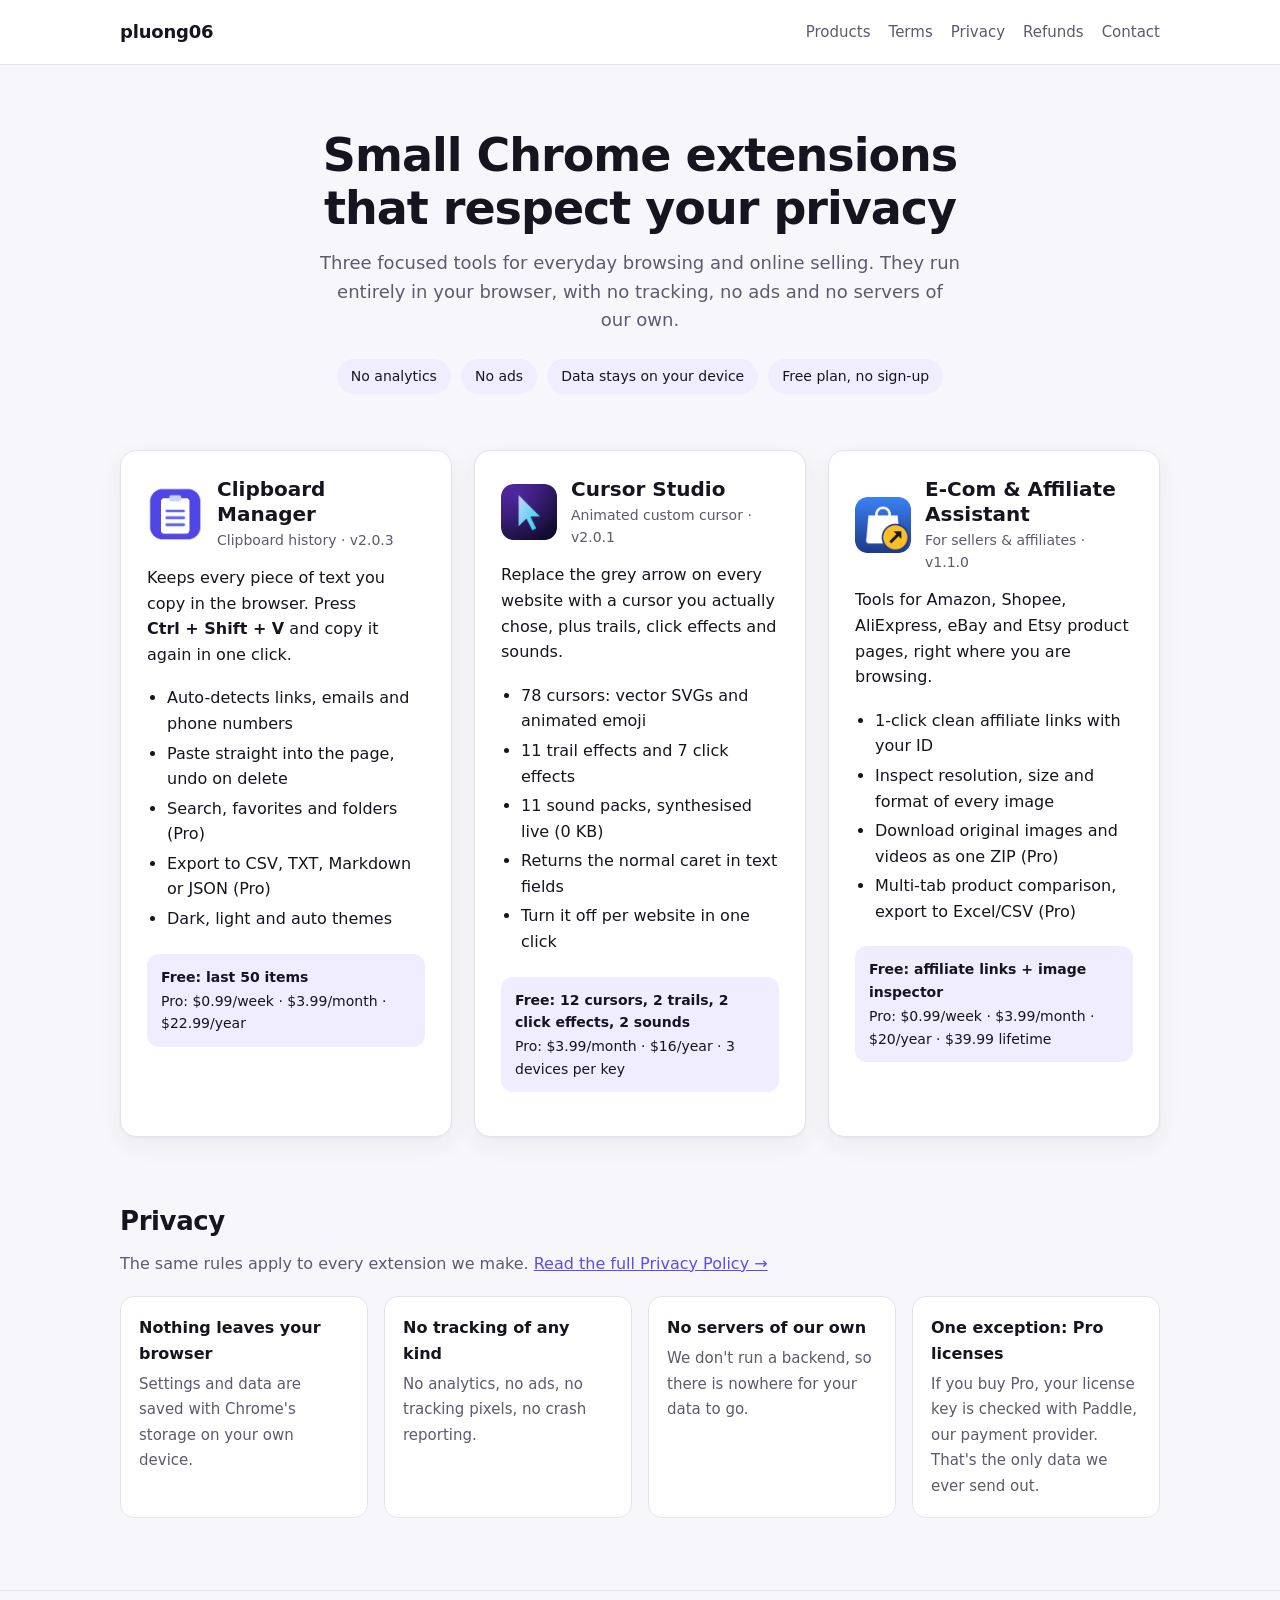
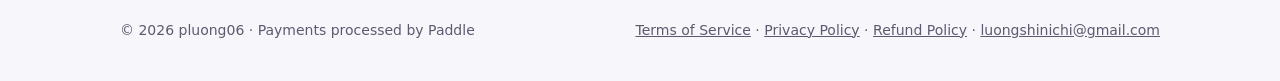
<file: index.html>
<!DOCTYPE html>
<html lang="en">
<head>
<meta charset="UTF-8" />
<meta name="viewport" content="width=device-width, initial-scale=1" />
<title>pluong06</title>
<meta name="description" content="Small, private Chrome extensions: Clipboard Manager, Cursor Studio and E-Com &amp; Affiliate Assistant. No tracking, no ads, your data stays in your browser." />
<link rel="icon" href="assets/icons/clipboard-manager.png" />
<link rel="stylesheet" href="assets/style.css" />
</head>
<body>

<header class="site-head">
  <div class="wrap">
    <a class="brand" href="index.html">pluong06</a>
    <nav class="nav">
      <a href="index.html#products">Products</a>
      <a href="terms.html">Terms</a>
      <a href="privacy.html">Privacy</a>
      <a href="refunds.html">Refunds</a>
      <a href="mailto:luongshinichi@gmail.com">Contact</a>
    </nav>
  </div>
</header>
<main class="wrap" id="top">

  <section class="hero">
    <h1>Small Chrome extensions<br />that respect your privacy</h1>
    <p>Three focused tools for everyday browsing and online selling. They run entirely in your browser, with no tracking, no ads and no servers of our own.</p>
    <div class="pills">
      <span class="pill">No analytics</span>
      <span class="pill">No ads</span>
      <span class="pill">Data stays on your device</span>
      <span class="pill">Free plan, no sign-up</span>
    </div>
  </section>

  <!-- ================= PRODUCTS ================= -->
  <section id="products" class="grid" aria-label="Products">

    <article class="card" id="clipboard-manager">
      <div class="card-top">
        <img src="assets/icons/clipboard-manager.png" alt="" width="56" height="56" />
        <div>
          <h2>Clipboard Manager</h2>
          <p class="tag">Clipboard history · v2.0.3</p>
        </div>
      </div>
      <p class="lead">Keeps every piece of text you copy in the browser. Press <b>Ctrl&nbsp;+&nbsp;Shift&nbsp;+&nbsp;V</b> and copy it again in one click.</p>
      <ul>
        <li>Auto-detects links, emails and phone numbers</li>
        <li>Paste straight into the page, undo on delete</li>
        <li>Search, favorites and folders (Pro)</li>
        <li>Export to CSV, TXT, Markdown or JSON (Pro)</li>
        <li>Dark, light and auto themes</li>
      </ul>
      <div class="price">
        <strong>Free: last 50 items</strong>
        Pro: $0.99/week · $3.99/month · $22.99/year
      </div>
    </article>

    <article class="card" id="cursor-studio">
      <div class="card-top">
        <img src="assets/icons/cursor-studio.png" alt="" width="56" height="56" />
        <div>
          <h2>Cursor Studio</h2>
          <p class="tag">Animated custom cursor · v2.0.1</p>
        </div>
      </div>
      <p class="lead">Replace the grey arrow on every website with a cursor you actually chose, plus trails, click effects and sounds.</p>
      <ul>
        <li>78 cursors: vector SVGs and animated emoji</li>
        <li>11 trail effects and 7 click effects</li>
        <li>11 sound packs, synthesised live (0 KB)</li>
        <li>Returns the normal caret in text fields</li>
        <li>Turn it off per website in one click</li>
      </ul>
      <div class="price">
        <strong>Free: 12 cursors, 2 trails, 2 click effects, 2 sounds</strong>
        Pro: $3.99/month · $16/year · 3 devices per key
      </div>
    </article>

    <article class="card" id="ecom-affiliate-assistant">
      <div class="card-top">
        <img src="assets/icons/ecom-affiliate-assistant.png" alt="" width="56" height="56" />
        <div>
          <h2>E-Com &amp; Affiliate Assistant</h2>
          <p class="tag">For sellers &amp; affiliates · v1.1.0</p>
        </div>
      </div>
      <p class="lead">Tools for Amazon, Shopee, AliExpress, eBay and Etsy product pages, right where you are browsing.</p>
      <ul>
        <li>1-click clean affiliate links with your ID</li>
        <li>Inspect resolution, size and format of every image</li>
        <li>Download original images and videos as one ZIP (Pro)</li>
        <li>Multi-tab product comparison, export to Excel/CSV (Pro)</li>
      </ul>
      <div class="price">
        <strong>Free: affiliate links + image inspector</strong>
        Pro: $0.99/week · $3.99/month · $20/year · $39.99 lifetime
      </div>
    </article>

  </section>

  <!-- ================= PRIVACY ================= -->
  <section class="section" id="privacy">
    <h2>Privacy</h2>
    <p>The same rules apply to every extension we make. <a href="privacy.html">Read the full Privacy Policy →</a></p>
    <div class="promise">
      <div><b>Nothing leaves your browser</b><span>Settings and data are saved with Chrome's storage on your own device.</span></div>
      <div><b>No tracking of any kind</b><span>No analytics, no ads, no tracking pixels, no crash reporting.</span></div>
      <div><b>No servers of our own</b><span>We don't run a backend, so there is nowhere for your data to go.</span></div>
      <div><b>One exception: Pro licenses</b><span>If you buy Pro, your license key is checked with Paddle, our payment provider. That's the only data we ever send out.</span></div>
    </div>
  </section>

</main>

<footer class="site-foot">
  <div class="wrap">
    <span>© 2026 pluong06 · Payments processed by Paddle</span>
    <span>
      <a href="terms.html">Terms of Service</a> ·
      <a href="privacy.html">Privacy Policy</a> ·
      <a href="refunds.html">Refund Policy</a> ·
      <a href="mailto:luongshinichi@gmail.com">luongshinichi@gmail.com</a>
    </span>
  </div>
</footer>

</body>
</html>
</file>
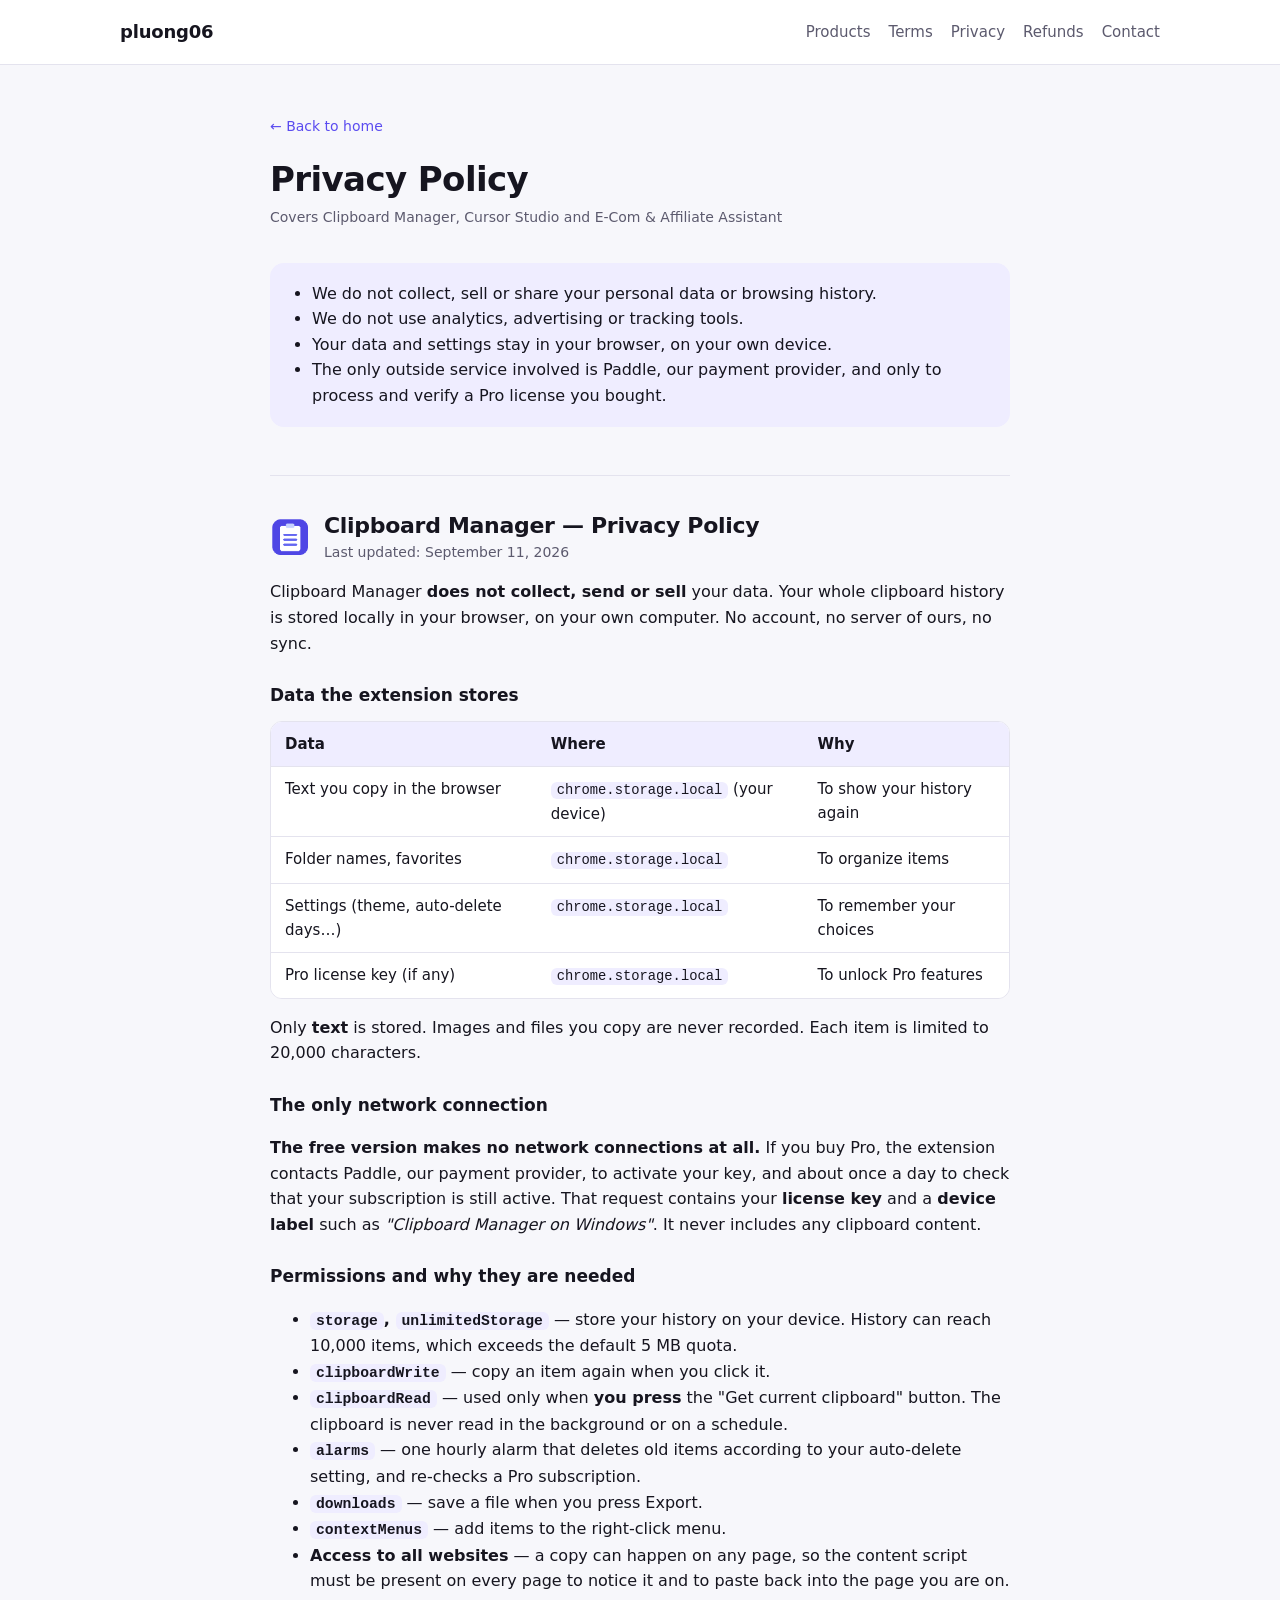
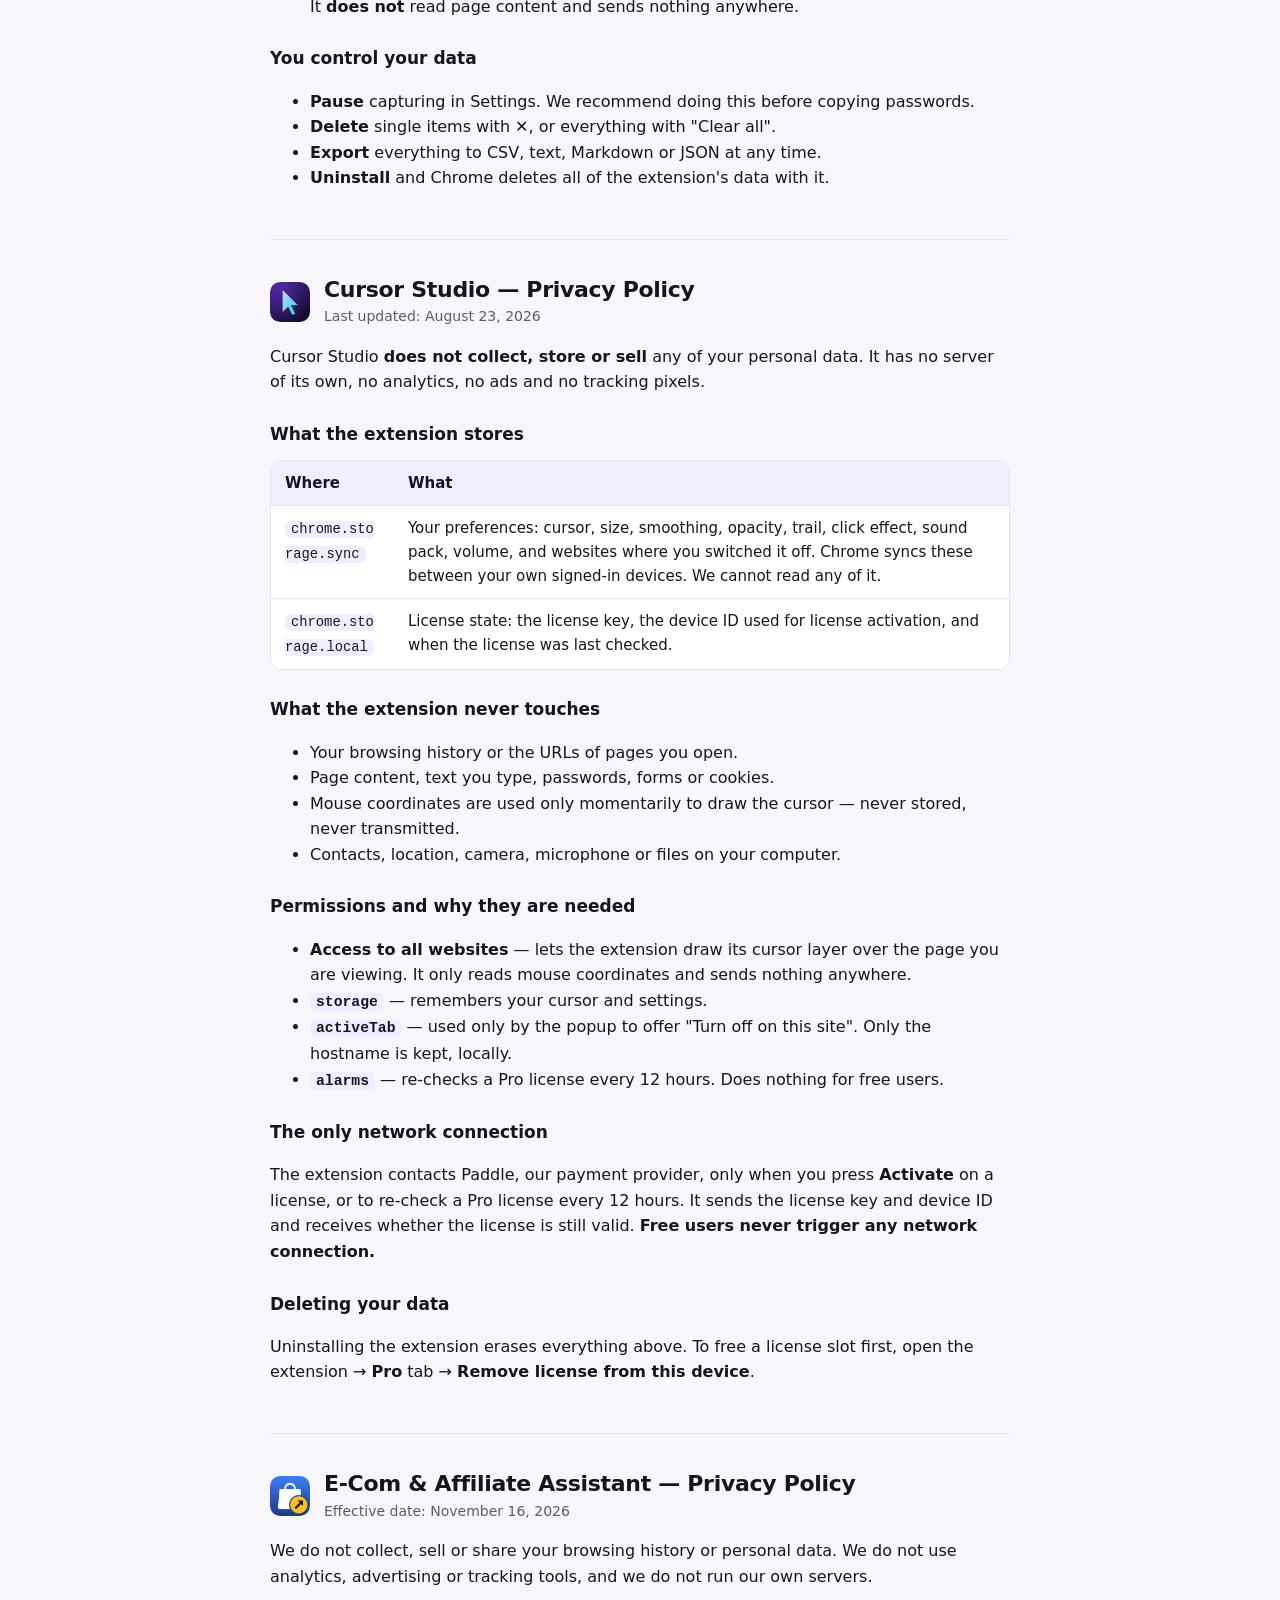
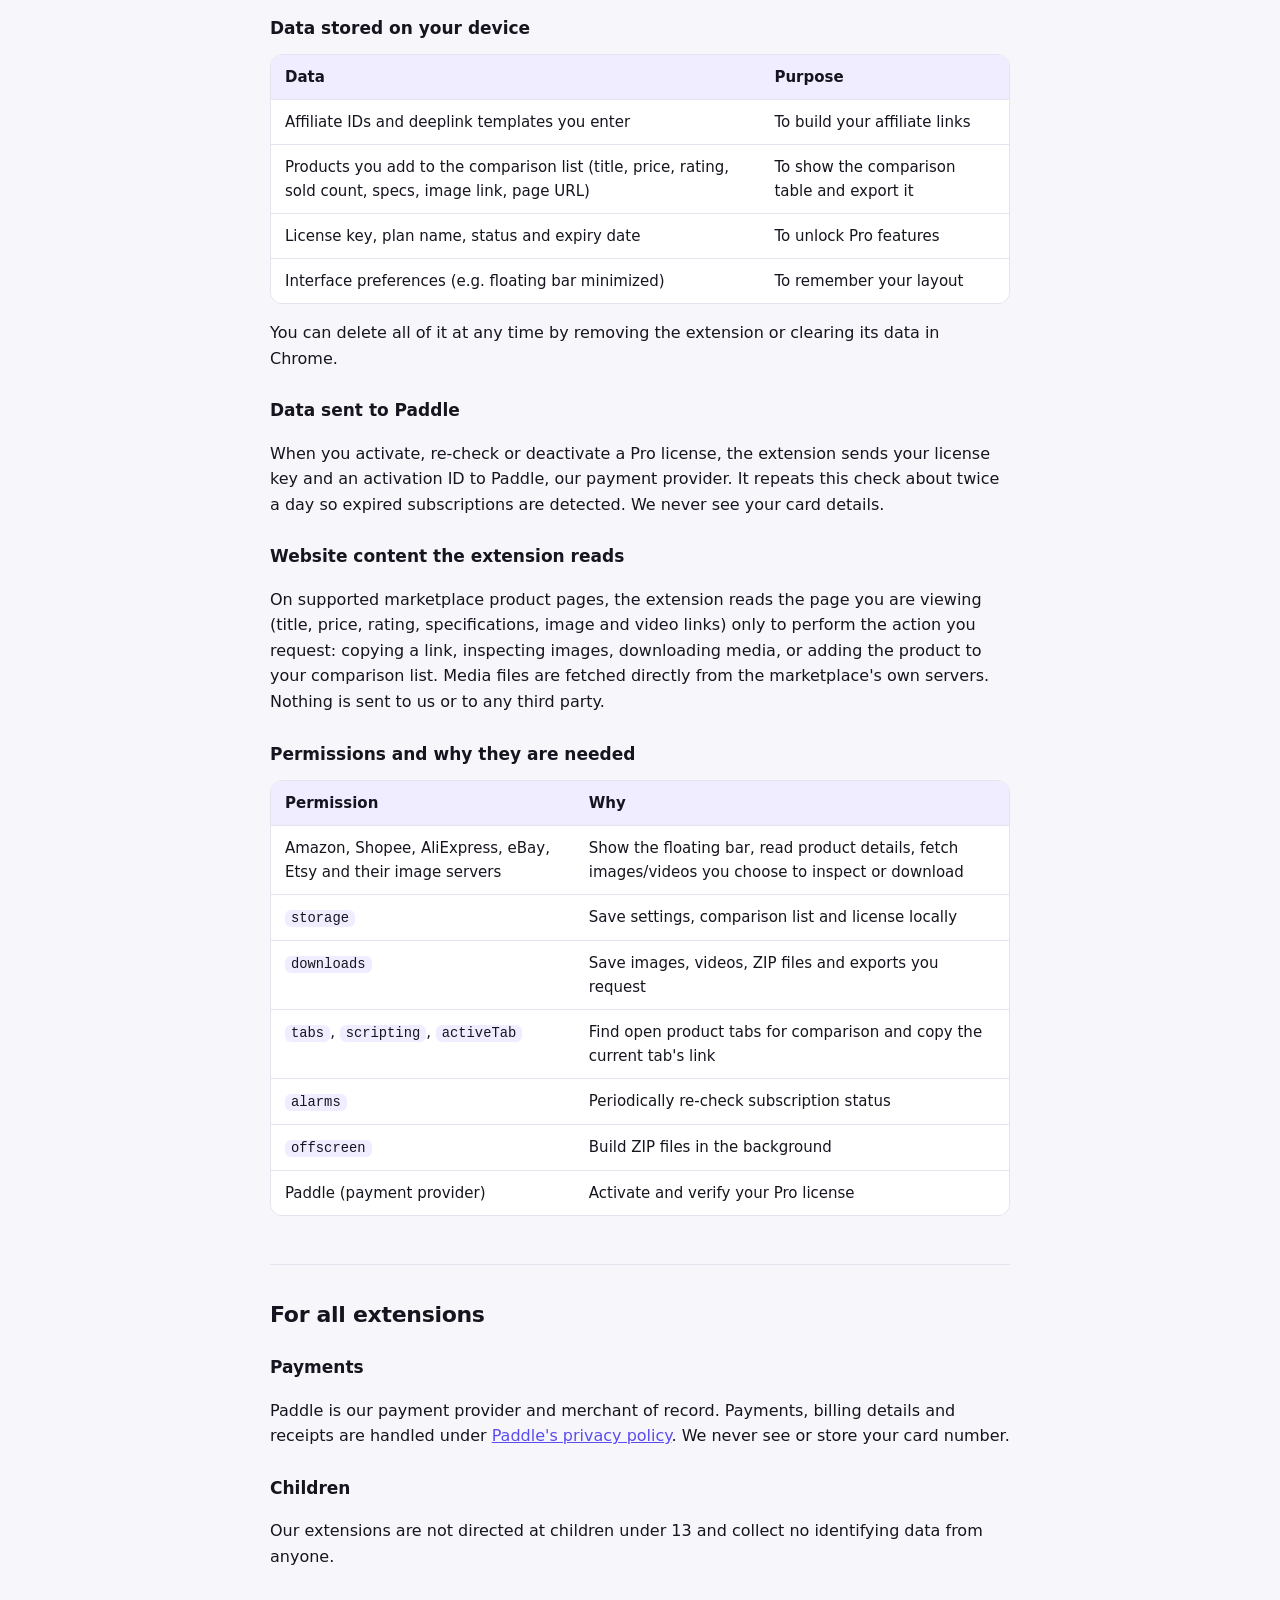
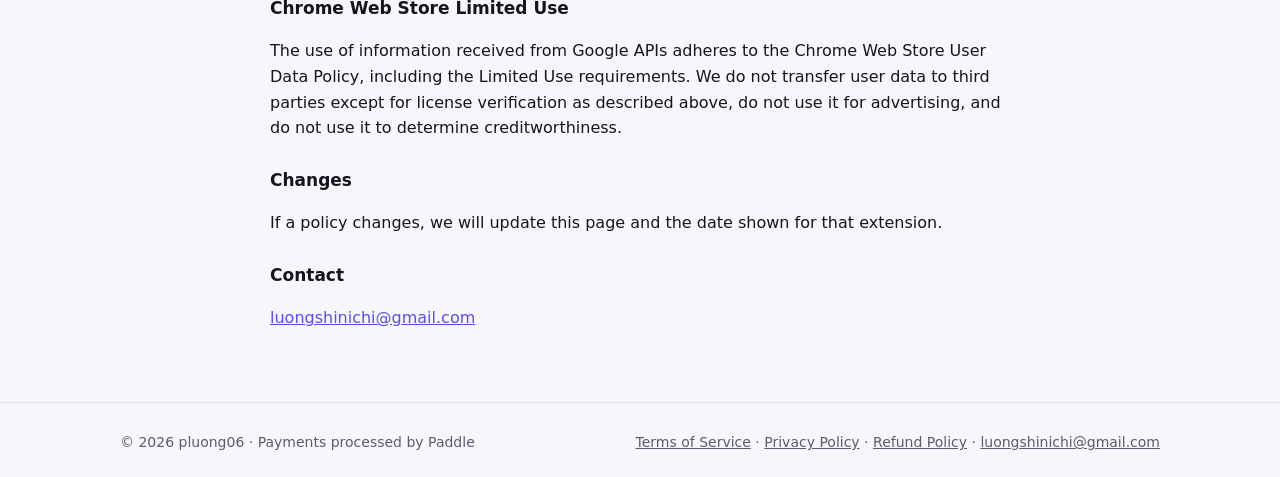
<file: privacy.html>
<!DOCTYPE html>
<html lang="en">
<head>
<meta charset="UTF-8" />
<meta name="viewport" content="width=device-width, initial-scale=1" />
<title>Privacy Policy</title>
<meta name="description" content="Privacy policy for Clipboard Manager, Cursor Studio and E-Com &amp; Affiliate Assistant." />
<link rel="icon" href="assets/icons/clipboard-manager.png" />
<link rel="stylesheet" href="assets/style.css" />
</head>
<body>

<header class="site-head">
  <div class="wrap">
    <a class="brand" href="index.html">pluong06</a>
    <nav class="nav">
      <a href="index.html#products">Products</a>
      <a href="terms.html">Terms</a>
      <a href="privacy.html">Privacy</a>
      <a href="refunds.html">Refunds</a>
      <a href="mailto:luongshinichi@gmail.com">Contact</a>
    </nav>
  </div>
</header>

<main class="wrap narrow">
  <div class="doc-head">
    <a class="back" href="index.html">← Back to home</a>
    <h1>Privacy Policy</h1>
    <p class="meta">Covers Clipboard Manager, Cursor Studio and E-Com &amp; Affiliate Assistant</p>
  </div>

  <div class="summary">
    <ul>
      <li>We do not collect, sell or share your personal data or browsing history.</li>
      <li>We do not use analytics, advertising or tracking tools.</li>
      <li>Your data and settings stay in your browser, on your own device.</li>
      <li>The only outside service involved is Paddle, our payment provider, and only to process and verify a Pro license you bought.</li>
    </ul>
  </div>

  <section class="policy prose narrow" id="privacy-clipboard-manager">
    <div class="policy-head">
      <img src="assets/icons/clipboard-manager.png" alt="" width="40" height="40" />
      <div>
        <h2>Clipboard Manager — Privacy Policy</h2>
        <p class="meta">Last updated: September 11, 2026</p>
      </div>
    </div>

    <p>Clipboard Manager <b>does not collect, send or sell</b> your data. Your whole clipboard history is stored locally in your browser, on your own computer. No account, no server of ours, no sync.</p>

    <h3>Data the extension stores</h3>
    <div class="table-wrap">
      <table>
        <thead><tr><th>Data</th><th>Where</th><th>Why</th></tr></thead>
        <tbody>
          <tr><td>Text you copy in the browser</td><td><code>chrome.storage.local</code> (your device)</td><td>To show your history again</td></tr>
          <tr><td>Folder names, favorites</td><td><code>chrome.storage.local</code></td><td>To organize items</td></tr>
          <tr><td>Settings (theme, auto-delete days…)</td><td><code>chrome.storage.local</code></td><td>To remember your choices</td></tr>
          <tr><td>Pro license key (if any)</td><td><code>chrome.storage.local</code></td><td>To unlock Pro features</td></tr>
        </tbody>
      </table>
    </div>
    <p>Only <b>text</b> is stored. Images and files you copy are never recorded. Each item is limited to 20,000 characters.</p>

    <h3>The only network connection</h3>
    <p><b>The free version makes no network connections at all.</b> If you buy Pro, the extension contacts Paddle, our payment provider, to activate your key, and about once a day to check that your subscription is still active. That request contains your <b>license key</b> and a <b>device label</b> such as <i>"Clipboard Manager on Windows"</i>. It never includes any clipboard content.</p>

    <h3>Permissions and why they are needed</h3>
    <ul>
      <li><b><code>storage</code>, <code>unlimitedStorage</code></b> — store your history on your device. History can reach 10,000 items, which exceeds the default 5 MB quota.</li>
      <li><b><code>clipboardWrite</code></b> — copy an item again when you click it.</li>
      <li><b><code>clipboardRead</code></b> — used only when <b>you press</b> the "Get current clipboard" button. The clipboard is never read in the background or on a schedule.</li>
      <li><b><code>alarms</code></b> — one hourly alarm that deletes old items according to your auto-delete setting, and re-checks a Pro subscription.</li>
      <li><b><code>downloads</code></b> — save a file when you press Export.</li>
      <li><b><code>contextMenus</code></b> — add items to the right-click menu.</li>
      <li><b>Access to all websites</b> — a copy can happen on any page, so the content script must be present on every page to notice it and to paste back into the page you are on. It <b>does not</b> read page content and sends nothing anywhere.</li>
    </ul>

    <h3>You control your data</h3>
    <ul>
      <li><b>Pause</b> capturing in Settings. We recommend doing this before copying passwords.</li>
      <li><b>Delete</b> single items with ✕, or everything with "Clear all".</li>
      <li><b>Export</b> everything to CSV, text, Markdown or JSON at any time.</li>
      <li><b>Uninstall</b> and Chrome deletes all of the extension's data with it.</li>
    </ul>
  </section>

  <!-- Cursor Studio privacy -->
  <section class="policy prose narrow" id="privacy-cursor-studio">
    <div class="policy-head">
      <img src="assets/icons/cursor-studio.png" alt="" width="40" height="40" />
      <div>
        <h2>Cursor Studio — Privacy Policy</h2>
        <p class="meta">Last updated: August 23, 2026</p>
      </div>
    </div>

    <p>Cursor Studio <b>does not collect, store or sell</b> any of your personal data. It has no server of its own, no analytics, no ads and no tracking pixels.</p>

    <h3>What the extension stores</h3>
    <div class="table-wrap">
      <table>
        <thead><tr><th>Where</th><th>What</th></tr></thead>
        <tbody>
          <tr><td><code>chrome.storage.sync</code></td><td>Your preferences: cursor, size, smoothing, opacity, trail, click effect, sound pack, volume, and websites where you switched it off. Chrome syncs these between your own signed-in devices. We cannot read any of it.</td></tr>
          <tr><td><code>chrome.storage.local</code></td><td>License state: the license key, the device ID used for license activation, and when the license was last checked.</td></tr>
        </tbody>
      </table>
    </div>

    <h3>What the extension never touches</h3>
    <ul>
      <li>Your browsing history or the URLs of pages you open.</li>
      <li>Page content, text you type, passwords, forms or cookies.</li>
      <li>Mouse coordinates are used only momentarily to draw the cursor — never stored, never transmitted.</li>
      <li>Contacts, location, camera, microphone or files on your computer.</li>
    </ul>

    <h3>Permissions and why they are needed</h3>
    <ul>
      <li><b>Access to all websites</b> — lets the extension draw its cursor layer over the page you are viewing. It only reads mouse coordinates and sends nothing anywhere.</li>
      <li><b><code>storage</code></b> — remembers your cursor and settings.</li>
      <li><b><code>activeTab</code></b> — used only by the popup to offer "Turn off on this site". Only the hostname is kept, locally.</li>
      <li><b><code>alarms</code></b> — re-checks a Pro license every 12 hours. Does nothing for free users.</li>
    </ul>

    <h3>The only network connection</h3>
    <p>The extension contacts Paddle, our payment provider, only when you press <b>Activate</b> on a license, or to re-check a Pro license every 12 hours. It sends the license key and device ID and receives whether the license is still valid. <b>Free users never trigger any network connection.</b></p>

    <h3>Deleting your data</h3>
    <p>Uninstalling the extension erases everything above. To free a license slot first, open the extension → <b>Pro</b> tab → <b>Remove license from this device</b>.</p>
  </section>

  <!-- E-Com privacy -->
  <section class="policy prose narrow" id="privacy-ecom-affiliate-assistant">
    <div class="policy-head">
      <img src="assets/icons/ecom-affiliate-assistant.png" alt="" width="40" height="40" />
      <div>
        <h2>E-Com &amp; Affiliate Assistant — Privacy Policy</h2>
        <p class="meta">Effective date: November 16, 2026</p>
      </div>
    </div>

    <p>We do not collect, sell or share your browsing history or personal data. We do not use analytics, advertising or tracking tools, and we do not run our own servers.</p>

    <h3>Data stored on your device</h3>
    <div class="table-wrap">
      <table>
        <thead><tr><th>Data</th><th>Purpose</th></tr></thead>
        <tbody>
          <tr><td>Affiliate IDs and deeplink templates you enter</td><td>To build your affiliate links</td></tr>
          <tr><td>Products you add to the comparison list (title, price, rating, sold count, specs, image link, page URL)</td><td>To show the comparison table and export it</td></tr>
          <tr><td>License key, plan name, status and expiry date</td><td>To unlock Pro features</td></tr>
          <tr><td>Interface preferences (e.g. floating bar minimized)</td><td>To remember your layout</td></tr>
        </tbody>
      </table>
    </div>
    <p>You can delete all of it at any time by removing the extension or clearing its data in Chrome.</p>

    <h3>Data sent to Paddle</h3>
    <p>When you activate, re-check or deactivate a Pro license, the extension sends your license key and an activation ID to Paddle, our payment provider. It repeats this check about twice a day so expired subscriptions are detected. We never see your card details.</p>

    <h3>Website content the extension reads</h3>
    <p>On supported marketplace product pages, the extension reads the page you are viewing (title, price, rating, specifications, image and video links) only to perform the action you request: copying a link, inspecting images, downloading media, or adding the product to your comparison list. Media files are fetched directly from the marketplace's own servers. Nothing is sent to us or to any third party.</p>

    <h3>Permissions and why they are needed</h3>
    <div class="table-wrap">
      <table>
        <thead><tr><th>Permission</th><th>Why</th></tr></thead>
        <tbody>
          <tr><td>Amazon, Shopee, AliExpress, eBay, Etsy and their image servers</td><td>Show the floating bar, read product details, fetch images/videos you choose to inspect or download</td></tr>
          <tr><td><code>storage</code></td><td>Save settings, comparison list and license locally</td></tr>
          <tr><td><code>downloads</code></td><td>Save images, videos, ZIP files and exports you request</td></tr>
          <tr><td><code>tabs</code>, <code>scripting</code>, <code>activeTab</code></td><td>Find open product tabs for comparison and copy the current tab's link</td></tr>
          <tr><td><code>alarms</code></td><td>Periodically re-check subscription status</td></tr>
          <tr><td><code>offscreen</code></td><td>Build ZIP files in the background</td></tr>
          <tr><td>Paddle (payment provider)</td><td>Activate and verify your Pro license</td></tr>
        </tbody>
      </table>
    </div>
  </section>

  <!-- Common terms -->
  <section class="policy prose narrow" id="privacy-common">
    <h2>For all extensions</h2>
    <h3>Payments</h3>
    <p>Paddle is our payment provider and merchant of record. Payments, billing details and receipts are handled under <a href="https://www.paddle.com/legal/privacy" target="_blank" rel="noopener">Paddle's privacy policy</a>. We never see or store your card number.</p>
    <h3>Children</h3>
    <p>Our extensions are not directed at children under 13 and collect no identifying data from anyone.</p>
    <h3>Chrome Web Store Limited Use</h3>
    <p>The use of information received from Google APIs adheres to the Chrome Web Store User Data Policy, including the Limited Use requirements. We do not transfer user data to third parties except for license verification as described above, do not use it for advertising, and do not use it to determine creditworthiness.</p>
    <h3>Changes</h3>
    <p>If a policy changes, we will update this page and the date shown for that extension.</p>
    <h3>Contact</h3>
    <p><a href="mailto:luongshinichi@gmail.com">luongshinichi@gmail.com</a></p>
  </section>

</main>

<footer class="site-foot">
  <div class="wrap">
    <span>© 2026 pluong06 · Payments processed by Paddle</span>
    <span>
      <a href="terms.html">Terms of Service</a> ·
      <a href="privacy.html">Privacy Policy</a> ·
      <a href="refunds.html">Refund Policy</a> ·
      <a href="mailto:luongshinichi@gmail.com">luongshinichi@gmail.com</a>
    </span>
  </div>
</footer>

</body>
</html>
</file>
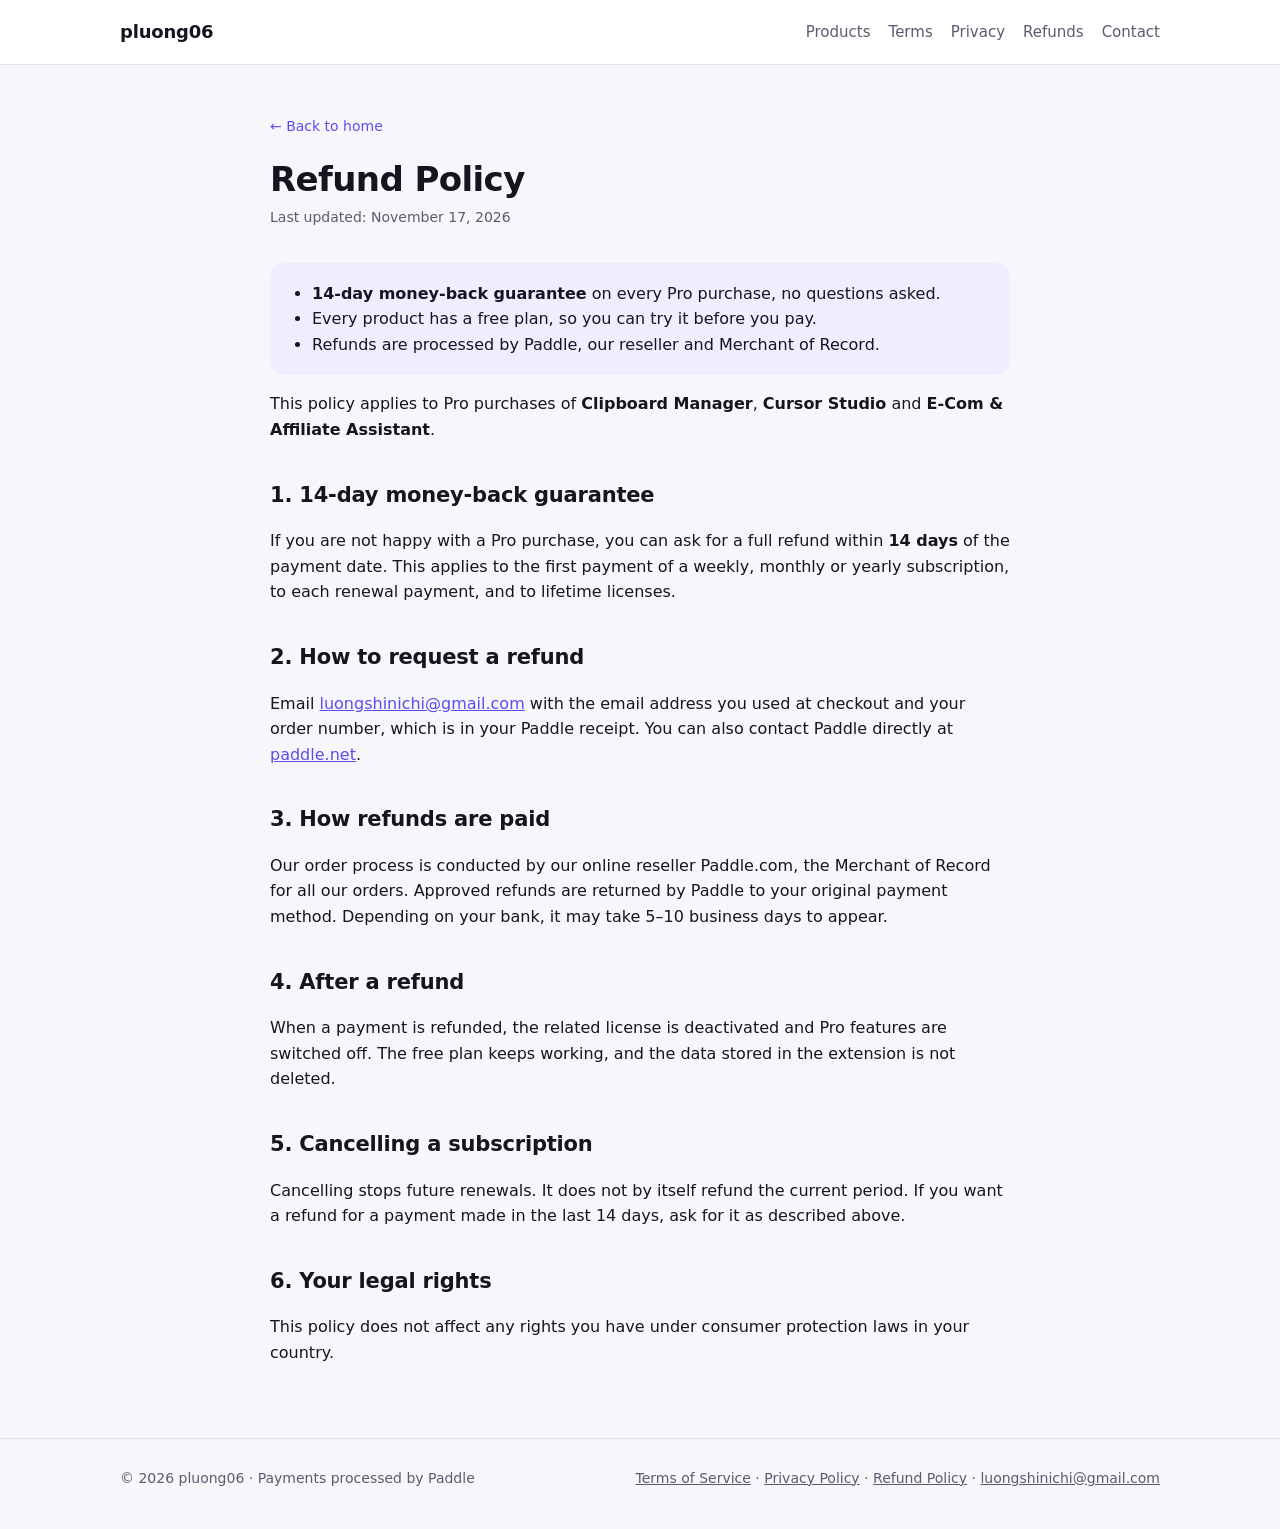
<file: refunds.html>
<!DOCTYPE html>
<html lang="en">
<head>
<meta charset="UTF-8" />
<meta name="viewport" content="width=device-width, initial-scale=1" />
<title>Refund Policy</title>
<meta name="description" content="Refund Policy for Clipboard Manager, Cursor Studio and E-Com &amp; Affiliate Assistant: 14-day money-back guarantee." />
<link rel="icon" href="assets/icons/clipboard-manager.png" />
<link rel="stylesheet" href="assets/style.css" />
</head>
<body>

<header class="site-head">
  <div class="wrap">
    <a class="brand" href="index.html">pluong06</a>
    <nav class="nav">
      <a href="index.html#products">Products</a>
      <a href="terms.html">Terms</a>
      <a href="privacy.html">Privacy</a>
      <a href="refunds.html">Refunds</a>
      <a href="mailto:luongshinichi@gmail.com">Contact</a>
    </nav>
  </div>
</header>

<main class="wrap narrow">
  <div class="doc-head">
    <a class="back" href="index.html">← Back to home</a>
    <h1>Refund Policy</h1>
    <p class="meta">Last updated: November 17, 2026</p>
  </div>

  <div class="summary">
    <ul>
      <li><b>14-day money-back guarantee</b> on every Pro purchase, no questions asked.</li>
      <li>Every product has a free plan, so you can try it before you pay.</li>
      <li>Refunds are processed by Paddle, our reseller and Merchant of Record.</li>
    </ul>
  </div>

  <article class="prose">
    <p>This policy applies to Pro purchases of <b>Clipboard Manager</b>, <b>Cursor Studio</b> and <b>E-Com &amp; Affiliate Assistant</b>.</p>

    <h2>1. 14-day money-back guarantee</h2>
    <p>If you are not happy with a Pro purchase, you can ask for a full refund within <b>14 days</b> of the payment date. This applies to the first payment of a weekly, monthly or yearly subscription, to each renewal payment, and to lifetime licenses.</p>

    <h2>2. How to request a refund</h2>
    <p>Email <a href="mailto:luongshinichi@gmail.com">luongshinichi@gmail.com</a> with the email address you used at checkout and your order number, which is in your Paddle receipt. You can also contact Paddle directly at <a href="https://paddle.net" target="_blank" rel="noopener">paddle.net</a>.</p>

    <h2>3. How refunds are paid</h2>
    <p>Our order process is conducted by our online reseller Paddle.com, the Merchant of Record for all our orders. Approved refunds are returned by Paddle to your original payment method. Depending on your bank, it may take 5–10 business days to appear.</p>

    <h2>4. After a refund</h2>
    <p>When a payment is refunded, the related license is deactivated and Pro features are switched off. The free plan keeps working, and the data stored in the extension is not deleted.</p>

    <h2>5. Cancelling a subscription</h2>
    <p>Cancelling stops future renewals. It does not by itself refund the current period. If you want a refund for a payment made in the last 14 days, ask for it as described above.</p>

    <h2>6. Your legal rights</h2>
    <p>This policy does not affect any rights you have under consumer protection laws in your country.</p>
  </article>
</main>

<footer class="site-foot">
  <div class="wrap">
    <span>© 2026 pluong06 · Payments processed by Paddle</span>
    <span>
      <a href="terms.html">Terms of Service</a> ·
      <a href="privacy.html">Privacy Policy</a> ·
      <a href="refunds.html">Refund Policy</a> ·
      <a href="mailto:luongshinichi@gmail.com">luongshinichi@gmail.com</a>
    </span>
  </div>
</footer>

</body>
</html>
</file>
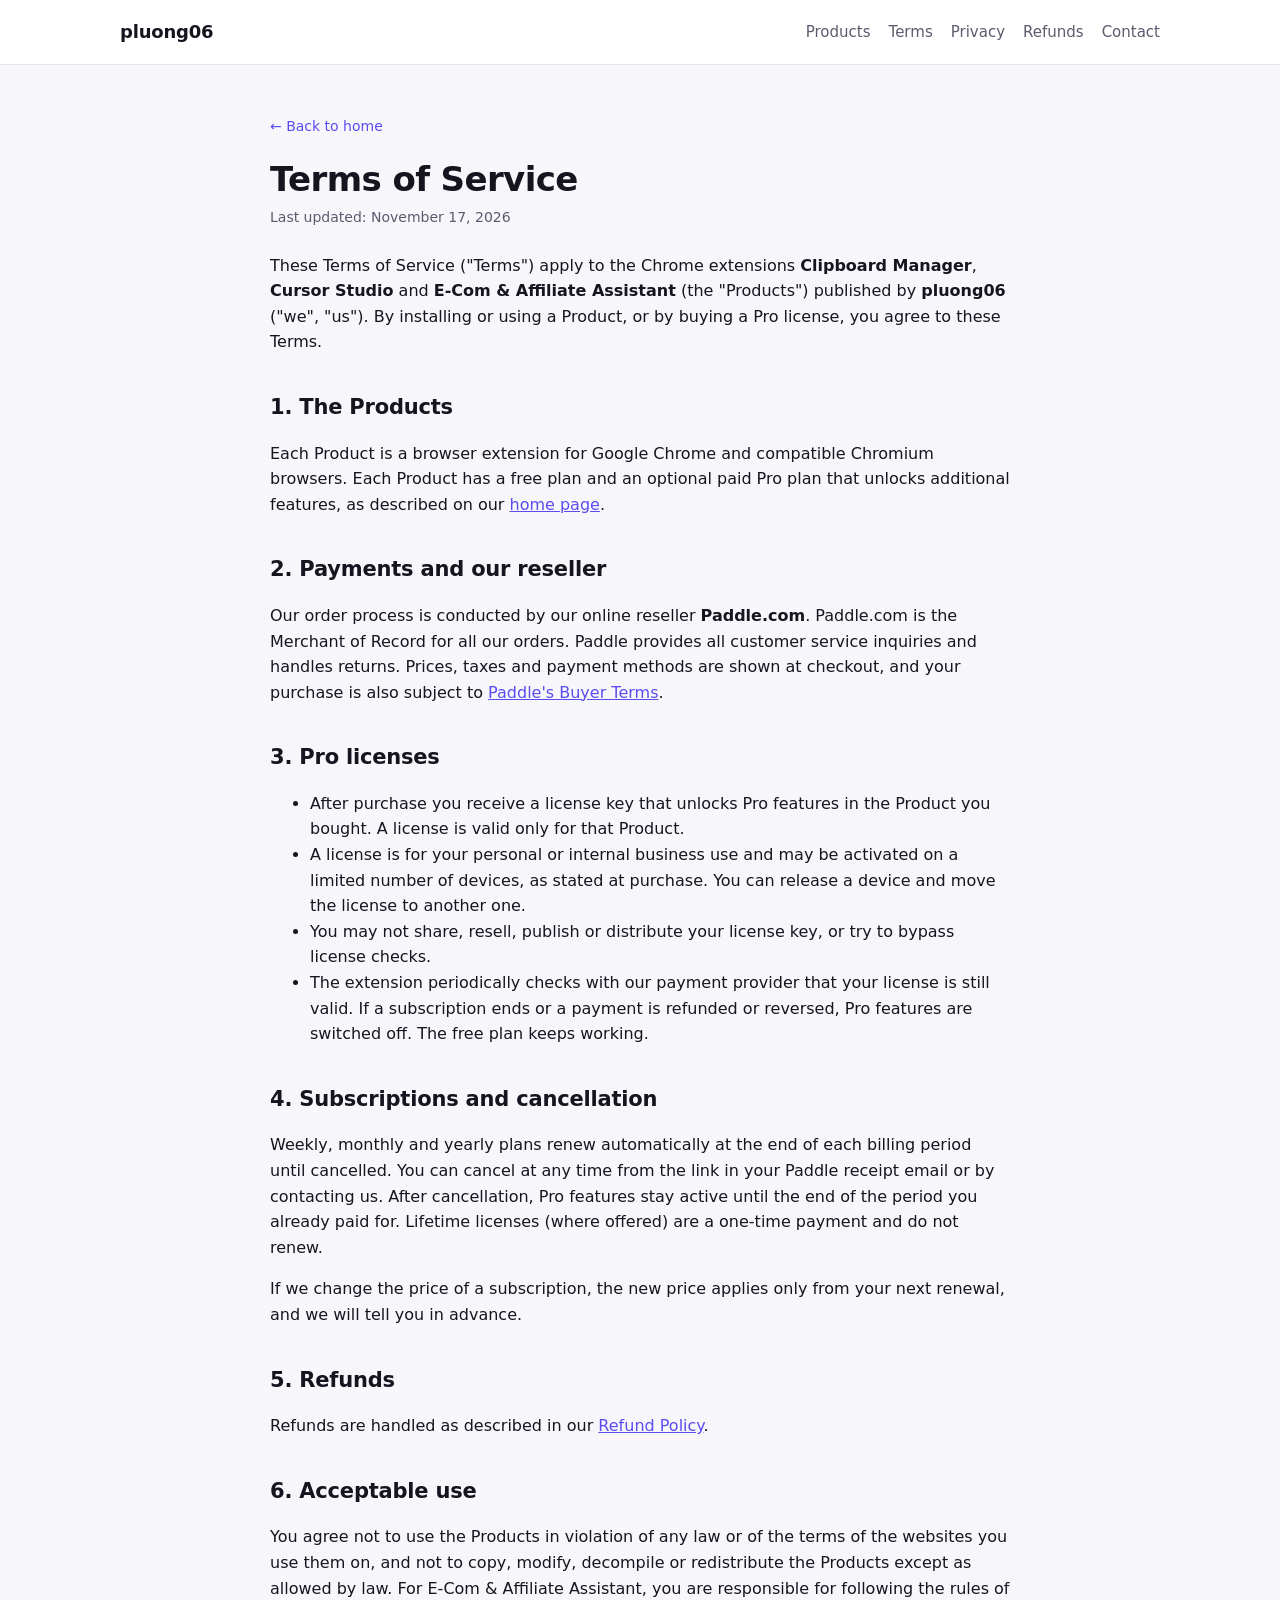
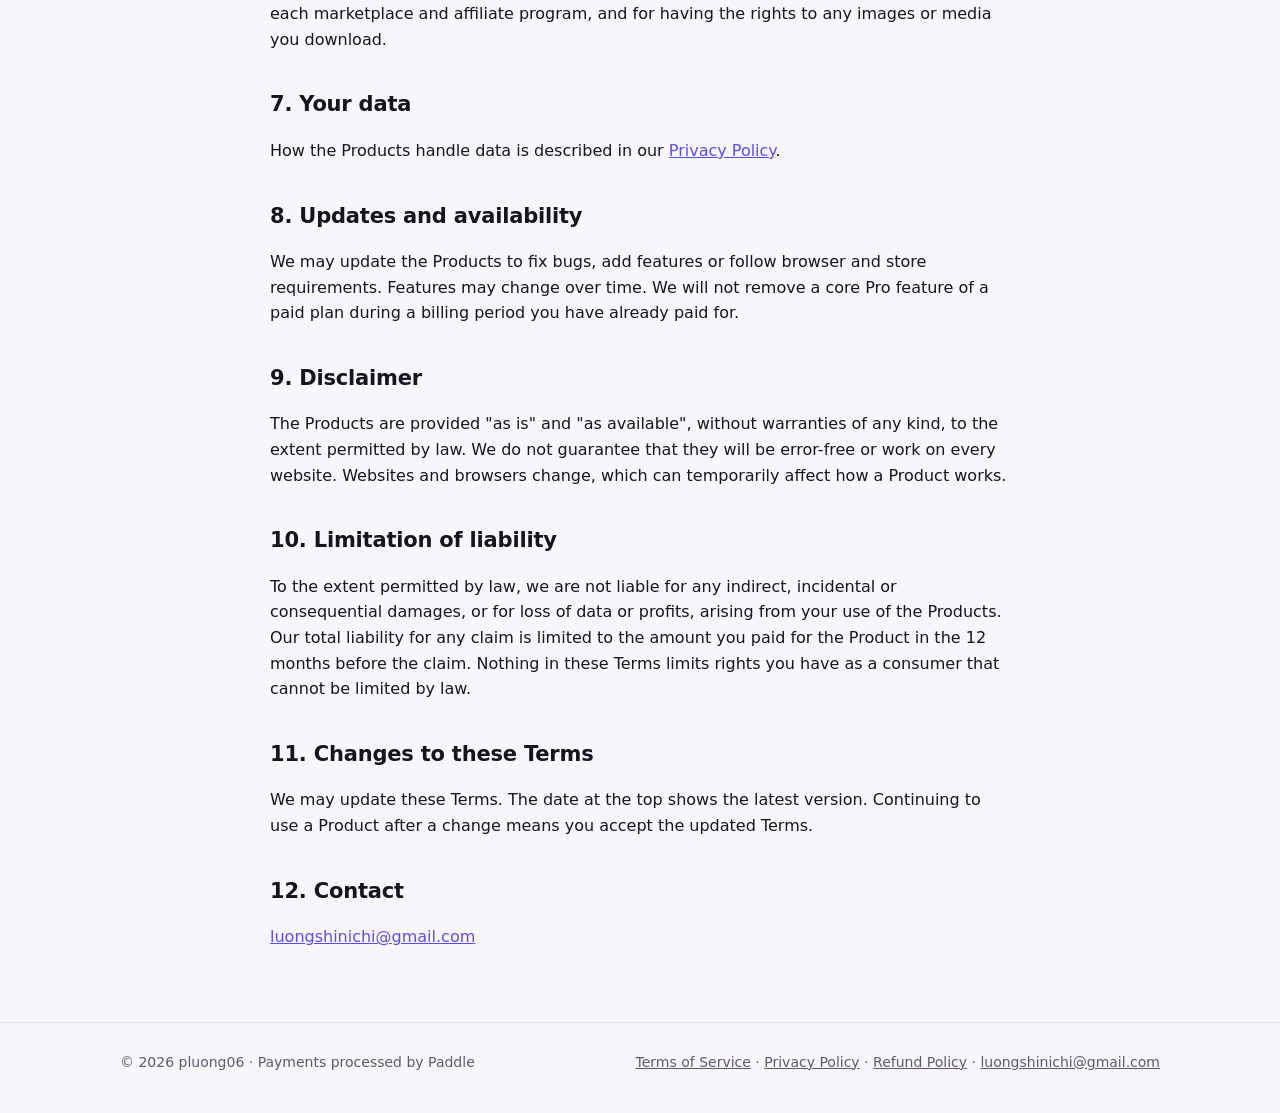
<file: terms.html>
<!DOCTYPE html>
<html lang="en">
<head>
<meta charset="UTF-8" />
<meta name="viewport" content="width=device-width, initial-scale=1" />
<title>Terms of Service</title>
<meta name="description" content="Terms of Service for Clipboard Manager, Cursor Studio and E-Com &amp; Affiliate Assistant." />
<link rel="icon" href="assets/icons/clipboard-manager.png" />
<link rel="stylesheet" href="assets/style.css" />
</head>
<body>

<header class="site-head">
  <div class="wrap">
    <a class="brand" href="index.html">pluong06</a>
    <nav class="nav">
      <a href="index.html#products">Products</a>
      <a href="terms.html">Terms</a>
      <a href="privacy.html">Privacy</a>
      <a href="refunds.html">Refunds</a>
      <a href="mailto:luongshinichi@gmail.com">Contact</a>
    </nav>
  </div>
</header>

<main class="wrap narrow">
  <div class="doc-head">
    <a class="back" href="index.html">← Back to home</a>
    <h1>Terms of Service</h1>
    <p class="meta">Last updated: November 17, 2026</p>
  </div>

  <article class="prose">
    <p>These Terms of Service ("Terms") apply to the Chrome extensions <b>Clipboard Manager</b>, <b>Cursor Studio</b> and <b>E-Com &amp; Affiliate Assistant</b> (the "Products") published by <b>pluong06</b> ("we", "us"). By installing or using a Product, or by buying a Pro license, you agree to these Terms.</p>

    <h2>1. The Products</h2>
    <p>Each Product is a browser extension for Google Chrome and compatible Chromium browsers. Each Product has a free plan and an optional paid Pro plan that unlocks additional features, as described on our <a href="index.html#products">home page</a>.</p>

    <h2>2. Payments and our reseller</h2>
    <p>Our order process is conducted by our online reseller <b>Paddle.com</b>. Paddle.com is the Merchant of Record for all our orders. Paddle provides all customer service inquiries and handles returns. Prices, taxes and payment methods are shown at checkout, and your purchase is also subject to <a href="https://www.paddle.com/legal/checkout-buyer-terms" target="_blank" rel="noopener">Paddle's Buyer Terms</a>.</p>

    <h2>3. Pro licenses</h2>
    <ul>
      <li>After purchase you receive a license key that unlocks Pro features in the Product you bought. A license is valid only for that Product.</li>
      <li>A license is for your personal or internal business use and may be activated on a limited number of devices, as stated at purchase. You can release a device and move the license to another one.</li>
      <li>You may not share, resell, publish or distribute your license key, or try to bypass license checks.</li>
      <li>The extension periodically checks with our payment provider that your license is still valid. If a subscription ends or a payment is refunded or reversed, Pro features are switched off. The free plan keeps working.</li>
    </ul>

    <h2>4. Subscriptions and cancellation</h2>
    <p>Weekly, monthly and yearly plans renew automatically at the end of each billing period until cancelled. You can cancel at any time from the link in your Paddle receipt email or by contacting us. After cancellation, Pro features stay active until the end of the period you already paid for. Lifetime licenses (where offered) are a one-time payment and do not renew.</p>
    <p>If we change the price of a subscription, the new price applies only from your next renewal, and we will tell you in advance.</p>

    <h2>5. Refunds</h2>
    <p>Refunds are handled as described in our <a href="refunds.html">Refund Policy</a>.</p>

    <h2>6. Acceptable use</h2>
    <p>You agree not to use the Products in violation of any law or of the terms of the websites you use them on, and not to copy, modify, decompile or redistribute the Products except as allowed by law. For E-Com &amp; Affiliate Assistant, you are responsible for following the rules of each marketplace and affiliate program, and for having the rights to any images or media you download.</p>

    <h2>7. Your data</h2>
    <p>How the Products handle data is described in our <a href="privacy.html">Privacy Policy</a>.</p>

    <h2>8. Updates and availability</h2>
    <p>We may update the Products to fix bugs, add features or follow browser and store requirements. Features may change over time. We will not remove a core Pro feature of a paid plan during a billing period you have already paid for.</p>

    <h2>9. Disclaimer</h2>
    <p>The Products are provided "as is" and "as available", without warranties of any kind, to the extent permitted by law. We do not guarantee that they will be error-free or work on every website. Websites and browsers change, which can temporarily affect how a Product works.</p>

    <h2>10. Limitation of liability</h2>
    <p>To the extent permitted by law, we are not liable for any indirect, incidental or consequential damages, or for loss of data or profits, arising from your use of the Products. Our total liability for any claim is limited to the amount you paid for the Product in the 12 months before the claim. Nothing in these Terms limits rights you have as a consumer that cannot be limited by law.</p>

    <h2>11. Changes to these Terms</h2>
    <p>We may update these Terms. The date at the top shows the latest version. Continuing to use a Product after a change means you accept the updated Terms.</p>

    <h2>12. Contact</h2>
    <p><a href="mailto:luongshinichi@gmail.com">luongshinichi@gmail.com</a></p>
  </article>
</main>

<footer class="site-foot">
  <div class="wrap">
    <span>© 2026 pluong06 · Payments processed by Paddle</span>
    <span>
      <a href="terms.html">Terms of Service</a> ·
      <a href="privacy.html">Privacy Policy</a> ·
      <a href="refunds.html">Refund Policy</a> ·
      <a href="mailto:luongshinichi@gmail.com">luongshinichi@gmail.com</a>
    </span>
  </div>
</footer>

</body>
</html>
</file>
<file: assets/style.css>
:root {
  --bg: #f7f7fb;
  --surface: #ffffff;
  --text: #16151f;
  --muted: #5c5a6e;
  --line: #e4e3ee;
  --accent: #5b4cf0;
  --accent-ink: #ffffff;
  --soft: #efedff;
  --ok: #138a52;
  --radius: 16px;
  --shadow: 0 1px 2px rgba(20, 18, 50, .04), 0 8px 24px rgba(20, 18, 50, .06);
  color-scheme: light;
}
@media (prefers-color-scheme: dark) {
  :root {
    --bg: #0f0e17;
    --surface: #18172a;
    --text: #ecebf5;
    --muted: #a3a1b8;
    --line: #2a2942;
    --accent: #8b80ff;
    --accent-ink: #0f0e17;
    --soft: #23214a;
    --ok: #4fd18f;
    --shadow: none;
    color-scheme: dark;
  }
}

* { box-sizing: border-box; }
html { -webkit-text-size-adjust: 100%; }
body {
  margin: 0;
  background: var(--bg);
  color: var(--text);
  font: 16px/1.6 system-ui, -apple-system, "Segoe UI", Roboto, "Helvetica Neue", Arial, sans-serif;
}
a { color: var(--accent); }
img { max-width: 100%; display: block; }
.wrap { max-width: 1080px; margin: 0 auto; padding: 0 20px; }
.narrow { max-width: 780px; }

/* Header / footer */
.site-head { border-bottom: 1px solid var(--line); background: var(--surface); }
.site-head .wrap { display: flex; align-items: center; justify-content: space-between; gap: 16px; min-height: 64px; flex-wrap: wrap; }
.brand { font-weight: 700; font-size: 18px; color: var(--text); text-decoration: none; letter-spacing: -.2px; }
.brand span { color: var(--accent); }
.nav { display: flex; gap: 18px; flex-wrap: wrap; }
.nav a { color: var(--muted); text-decoration: none; font-size: 15px; }
.nav a:hover { color: var(--text); }
.site-foot { border-top: 1px solid var(--line); margin-top: 72px; padding: 28px 0 40px; color: var(--muted); font-size: 14px; }
.site-foot .wrap { display: flex; justify-content: space-between; gap: 12px 24px; flex-wrap: wrap; }
.site-foot a { color: var(--muted); }

/* Hero */
.hero { padding: 64px 0 36px; text-align: center; }
.hero h1 { font-size: clamp(30px, 5vw, 46px); line-height: 1.15; letter-spacing: -1px; margin: 0 0 14px; }
.hero p { color: var(--muted); font-size: 18px; max-width: 640px; margin: 0 auto; }
.pills { display: flex; gap: 10px; justify-content: center; flex-wrap: wrap; margin-top: 24px; }
.pill { background: var(--soft); color: var(--text); border-radius: 999px; padding: 6px 14px; font-size: 14px; }

/* Product cards */
.grid { display: grid; gap: 22px; grid-template-columns: repeat(auto-fit, minmax(300px, 1fr)); margin-top: 20px; }
.card {
  background: var(--surface); border: 1px solid var(--line); border-radius: var(--radius);
  box-shadow: var(--shadow); padding: 26px; display: flex; flex-direction: column;
}
.card-top { display: flex; gap: 14px; align-items: center; margin-bottom: 14px; }
.card-top img { width: 56px; height: 56px; border-radius: 12px; }
.card h2 { font-size: 20px; margin: 0; line-height: 1.25; }
.card .tag { color: var(--muted); font-size: 14px; margin: 2px 0 0; }
.card p.lead { margin: 0 0 14px; }
.card ul { margin: 0 0 18px; padding-left: 20px; }
.card li { margin: 4px 0; }
.price { background: var(--soft); border-radius: 12px; padding: 12px 14px; font-size: 14px; margin-bottom: 18px; }
.price strong { display: block; margin-bottom: 2px; }
.actions { margin-top: auto; display: flex; gap: 10px; flex-wrap: wrap; }
.btn {
  display: inline-flex; align-items: center; justify-content: center; gap: 8px;
  padding: 10px 16px; border-radius: 10px; font-weight: 600; font-size: 15px;
  text-decoration: none; border: 1px solid transparent; min-height: 44px;
}
.btn-primary { background: var(--accent); color: var(--accent-ink); }
.btn-ghost { border-color: var(--line); color: var(--text); }
.btn-ghost:hover { border-color: var(--accent); }
.btn[aria-disabled="true"] { background: var(--soft); color: var(--muted); pointer-events: none; }

/* Promise section */
.section { margin-top: 64px; }
.section h2 { font-size: 26px; letter-spacing: -.4px; margin: 0 0 8px; }
.section > p { color: var(--muted); margin: 0 0 20px; }
.promise { display: grid; gap: 16px; grid-template-columns: repeat(auto-fit, minmax(220px, 1fr)); }
.promise div { background: var(--surface); border: 1px solid var(--line); border-radius: 14px; padding: 18px; }
.promise b { display: block; margin-bottom: 4px; }
.promise span { color: var(--muted); font-size: 15px; }

/* Privacy pages */
.doc-head { padding: 48px 0 8px; }
.doc-head .back { font-size: 14px; text-decoration: none; display: inline-block; margin-bottom: 22px; }
.doc-head h1 { font-size: clamp(26px, 4vw, 34px); letter-spacing: -.6px; line-height: 1.2; margin: 0 0 6px; }
.doc-head .meta { color: var(--muted); font-size: 14px; margin: 0; }
.summary { background: var(--soft); border-radius: 14px; padding: 18px 22px; margin: 26px 0 8px; }
.summary ul { margin: 0; padding-left: 20px; }
.prose h2 { font-size: 21px; margin: 36px 0 10px; letter-spacing: -.2px; }
.prose p, .prose li { color: var(--text); }
.prose code { background: var(--soft); padding: 1px 6px; border-radius: 6px; font-size: .92em; word-break: break-word; }
.table-wrap { overflow-x: auto; border: 1px solid var(--line); border-radius: 12px; margin: 12px 0; }
table { border-collapse: collapse; width: 100%; font-size: 15px; background: var(--surface); }
th, td { text-align: left; padding: 10px 14px; border-bottom: 1px solid var(--line); vertical-align: top; }
tr:last-child td { border-bottom: 0; }
th { font-weight: 600; background: var(--soft); }

.policy-list { display: grid; gap: 14px; margin-top: 26px; }
.policy-list a {
  display: flex; align-items: center; gap: 14px; padding: 16px 18px; background: var(--surface);
  border: 1px solid var(--line); border-radius: 14px; text-decoration: none; color: var(--text);
}
.policy-list a:hover { border-color: var(--accent); }
.policy-list img { width: 40px; height: 40px; border-radius: 10px; }
.policy-list small { display: block; color: var(--muted); }

@media (max-width: 520px) {
  .hero { padding-top: 44px; }
  .card { padding: 20px; }
  .actions .btn { flex: 1 1 100%; }
}

/* Privacy sections on the home page */
html { scroll-behavior: smooth; }
section[id] { scroll-margin-top: 16px; }
.policy { margin: 48px auto 0; padding-top: 36px; border-top: 1px solid var(--line); }
.policy-head { display: flex; gap: 14px; align-items: center; margin-bottom: 14px; }
.policy-head img { width: 40px; height: 40px; border-radius: 10px; flex: none; }
.policy h2 { font-size: 22px; margin: 0; letter-spacing: -.3px; line-height: 1.25; }
.policy .meta { color: var(--muted); font-size: 14px; margin: 2px 0 0; }
.policy h3 { font-size: 17px; margin: 26px 0 8px; }
#privacy-common h2 { margin-bottom: 4px; }
</file>
